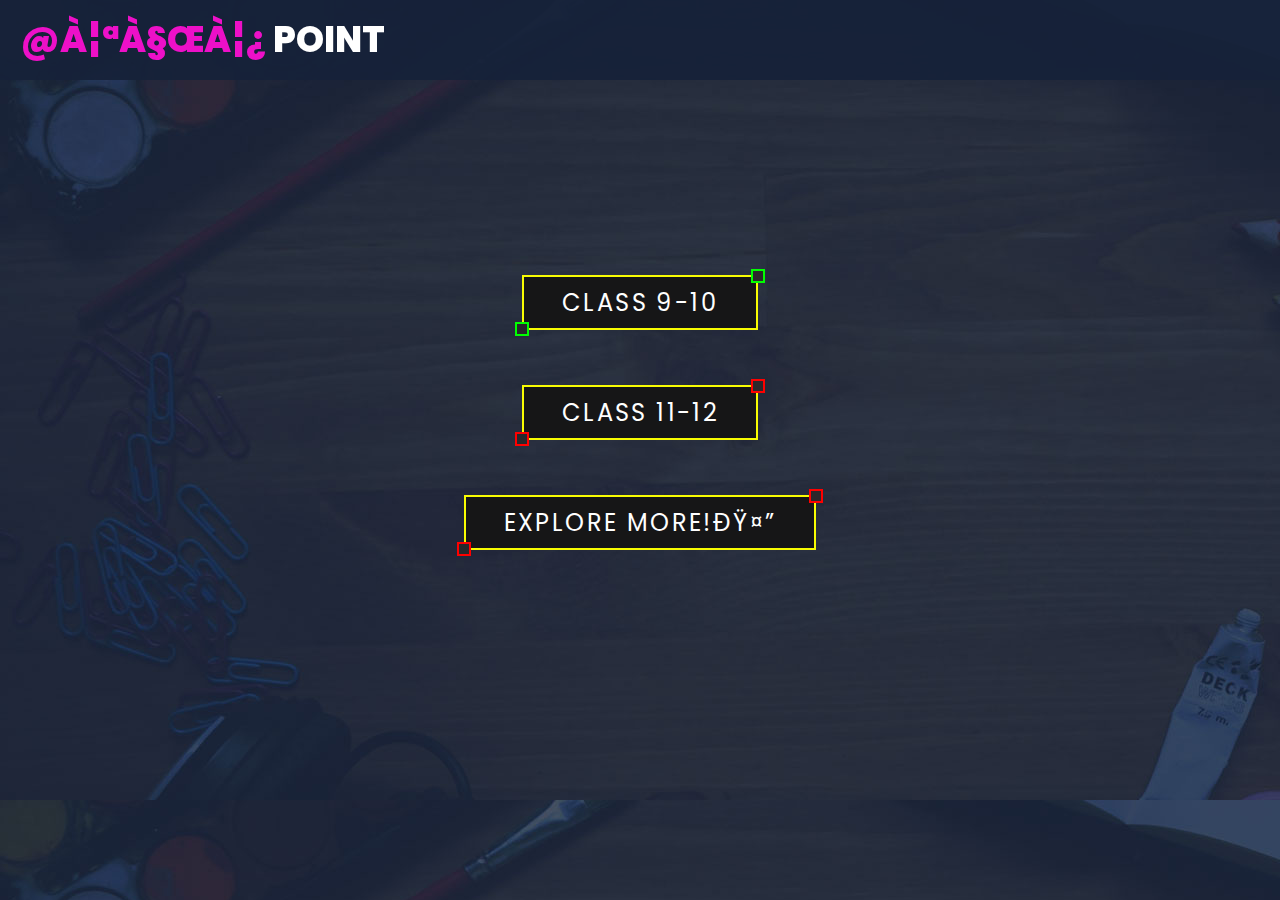
<file: index.html>
<!DOCTYPE html>
<html>
<head>
	<meta name="viewport" content="width=device-width, initial-scale=1.0">
	<title>@পড়িPOINT/Home</title>
	<title>@পড়ি POINT/Home</title>
	<link rel="stylesheet" type="text/css" href="assets/css/style1.css">
</head>
<body>
	<header class="main-header clearfix" role="header">
	<div class="logo">
	<h1><em>@পড়ি</em> Point</h1>	
	  </div>
	</header>

	<br>
	
	<br>
	
	<a href="index_Main_Class9-10" style="--clr:#00FF00"><span>Class 9-10</span><i></i></a>
	<a href="index_Main_Class11-12.html" style="--clr:#FF0000"><span>Class 11-12</span><i></i></a>
	<a href="index_ExploreMore" style="--clr:#FF0000"><span>Explore More!🤔</span><i></i></a>

<!--Start of Tawk.to Script-->
<script type="text/javascript">
	var Tawk_API=Tawk_API||{}, Tawk_LoadStart=new Date();
	(function(){
	var s1=document.createElement("script"),s0=document.getElementsByTagName("script")[0];
	s1.async=true;
	s1.src='https://embed.tawk.to/62dca41f54f06e12d88b0178/1g8mu277b';
	s1.charset='UTF-8';
	s1.setAttribute('crossorigin','*');
	s0.parentNode.insertBefore(s1,s0);
	})();
	</script>
	<!--End of Tawk.to Script-->

	<!-- <script async src="https://pagead2.googlesyndication.com/pagead/js/adsbygoogle.js?client=ca-pub-4938034475866068"
     crossorigin="anonymous"></script> -->



</body>
</html>
</file>
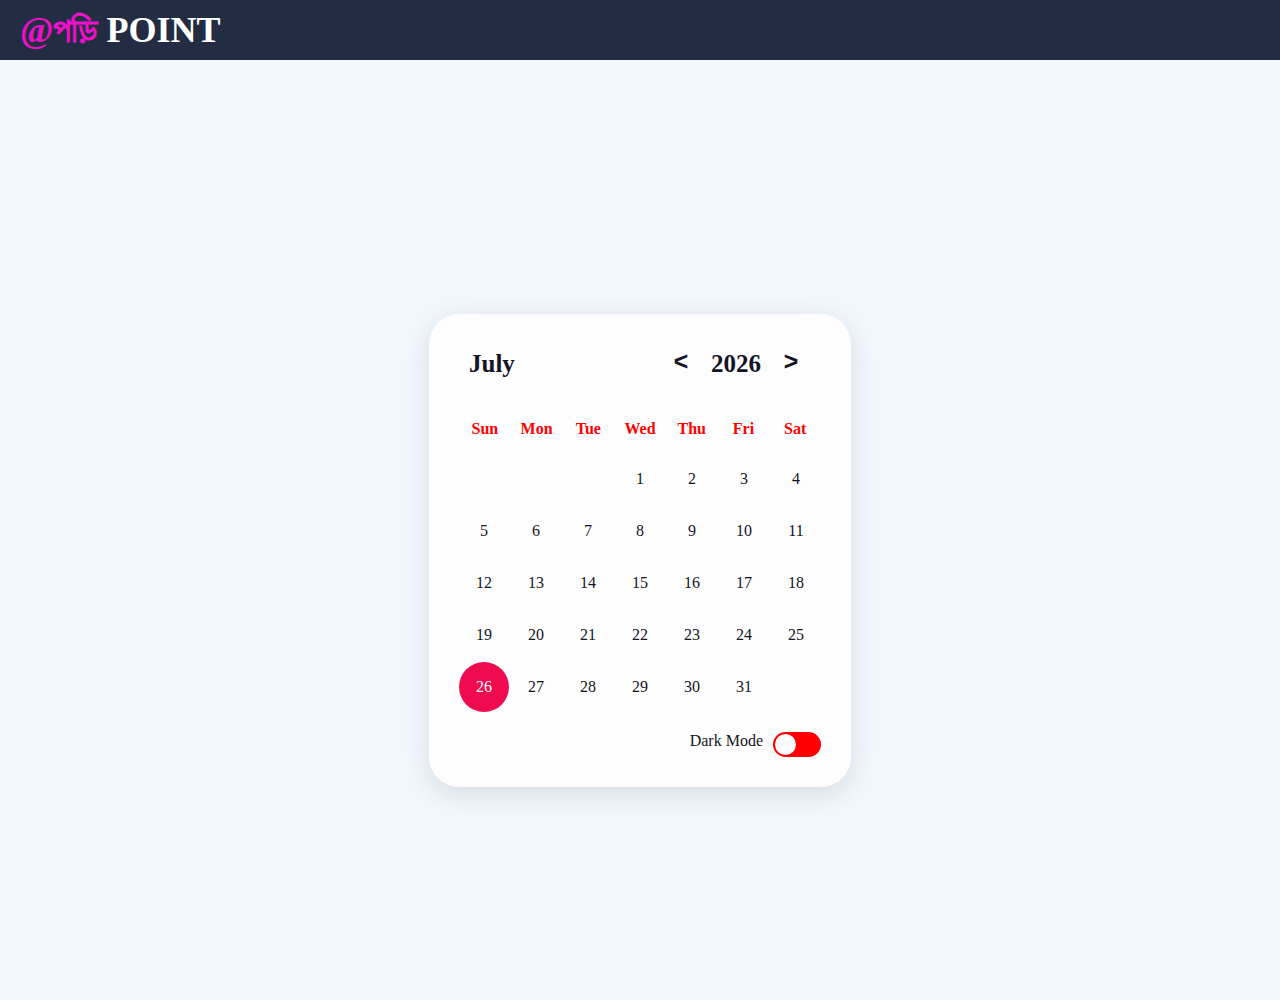
<file: index_Calender.html>
<!DOCTYPE html>
<html lang="en">

<head>
    <meta charset="UTF-8">
    <meta name="viewport" content="width=device-width, initial-scale=1.0">
    <title>
        @পড়িPOINT/Calendar
    </title>
    <link rel="stylesheet" href="app.css">
    
</head>

<body class="light">
    <header class="main-header clearfix" role="header">
        <div class="logo">
        <h1><em>@পড়ি</em> Point</h1>	
          </div>
        </header>
    
    <div class="calendar">
        <div class="calendar-header">
            <span class="month-picker" id="month-picker">February</span>
            <div class="year-picker">
                <span class="year-change" id="prev-year">
                    <pre><</pre>
                </span>
                <span id="year">2021</span>
                <span class="year-change" id="next-year">
                    <pre>></pre>
                </span>
            </div>
        </div>
        <div class="calendar-body">
            <div class="calendar-week-day">
                <div>Sun</div>
                <div>Mon</div>
                <div>Tue</div>
                <div>Wed</div>
                <div>Thu</div>
                <div>Fri</div>
                <div>Sat</div>
            </div>
            <div class="calendar-days"></div>
        </div>
        <div class="calendar-footer">
            <div class="toggle">
                <span>Dark Mode</span>
                <div class="dark-mode-switch">
                    <div class="dark-mode-switch-ident"></div>
                </div>
            </div>
        </div>
        <div class="month-list"></div>
    </div>

    <script src="app.js"></script>
</body>

</html>
</file>
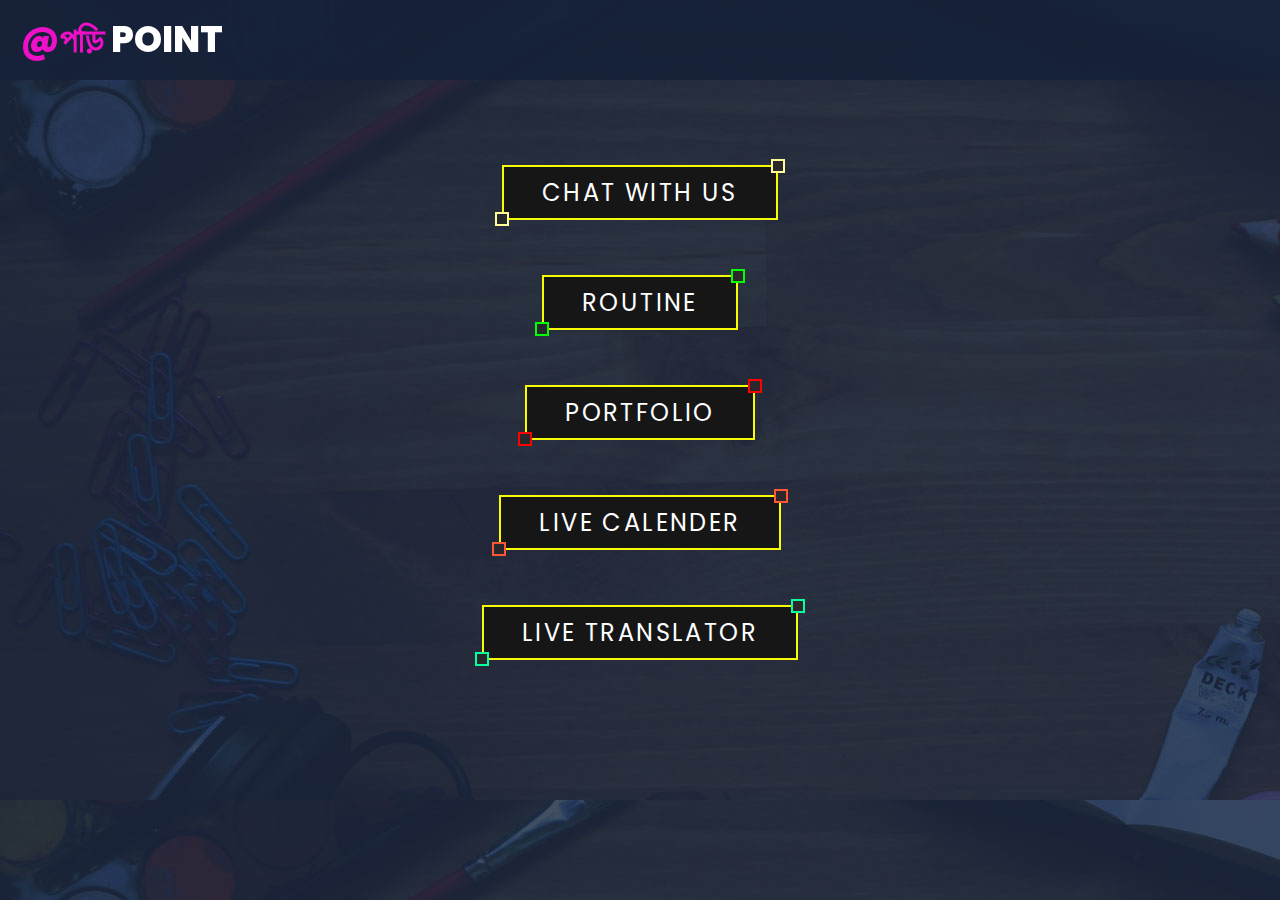
<file: index_ExploreMore.html>
<!DOCTYPE html>
<html>
<head>
	<meta name="viewport" content="width=device-width, initial-scale=1.0">
	<title>@পড়িPOINT/ExploreMore</title>
	<link rel="stylesheet" type="text/css" href="assets/css/style1.css">
</head>
<body>
	<header class="main-header clearfix" role="header">
	<div class="logo">
	<h1><em>@পড়ি</em> Point</h1>	
	  </div>
	</header>

	<br>
	
	<br>
	<a href="https://poripointchatting.000webhostapp.com/" style="--clr:#fffb96"><span>Chat with Us</span><i></i></a>
	<a href="routine/index_routine.html" style="--clr:#00FF00"><span>Routine</span><i></i></a>
	<a href="Portfolio/index_portfolio.html" style="--clr:#FF0000"><span>Portfolio</span><i></i></a>
	<a href="index_Calender" style="--clr:#FF5733 "><span>Live Calender</span><i></i></a>
	<a href="traslator/index_translator.html" style="--clr:#05ffa1"><span>Live Translator</span><i></i></a>

</body>
</html>
</file>
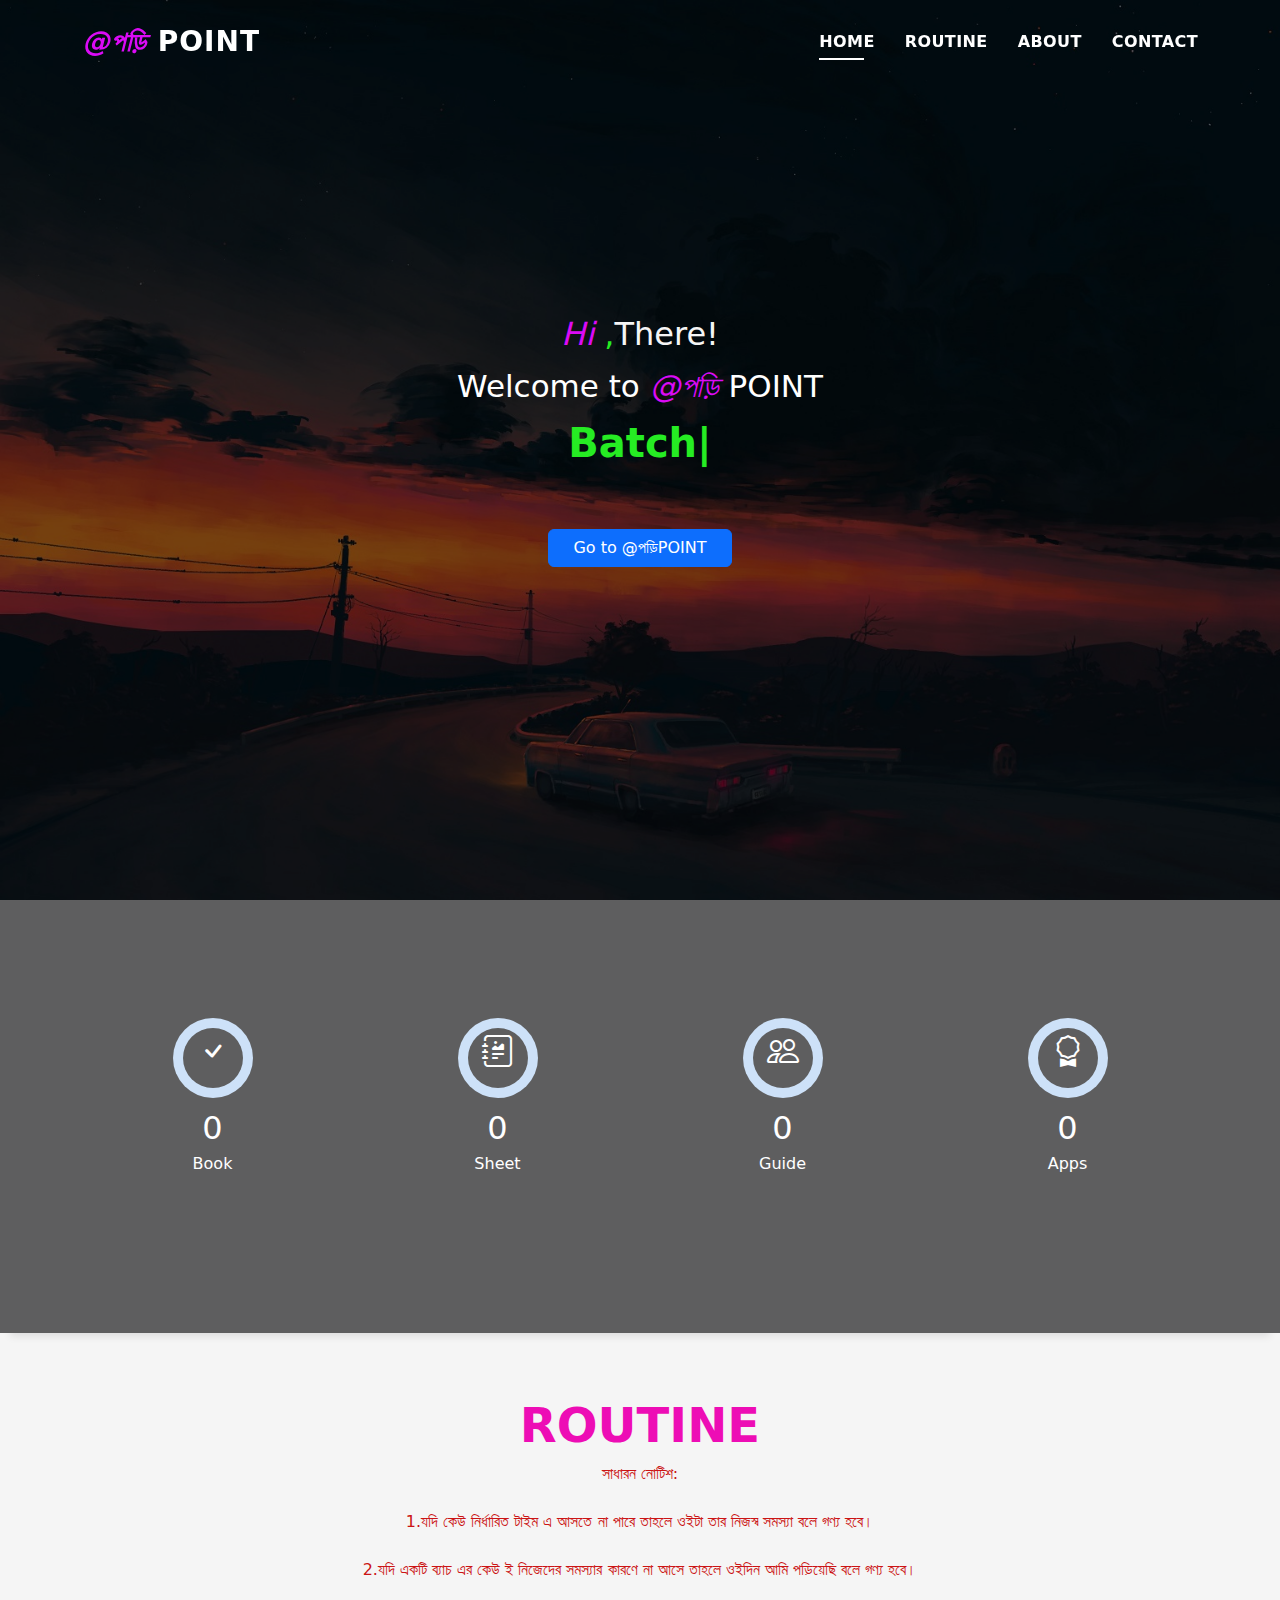
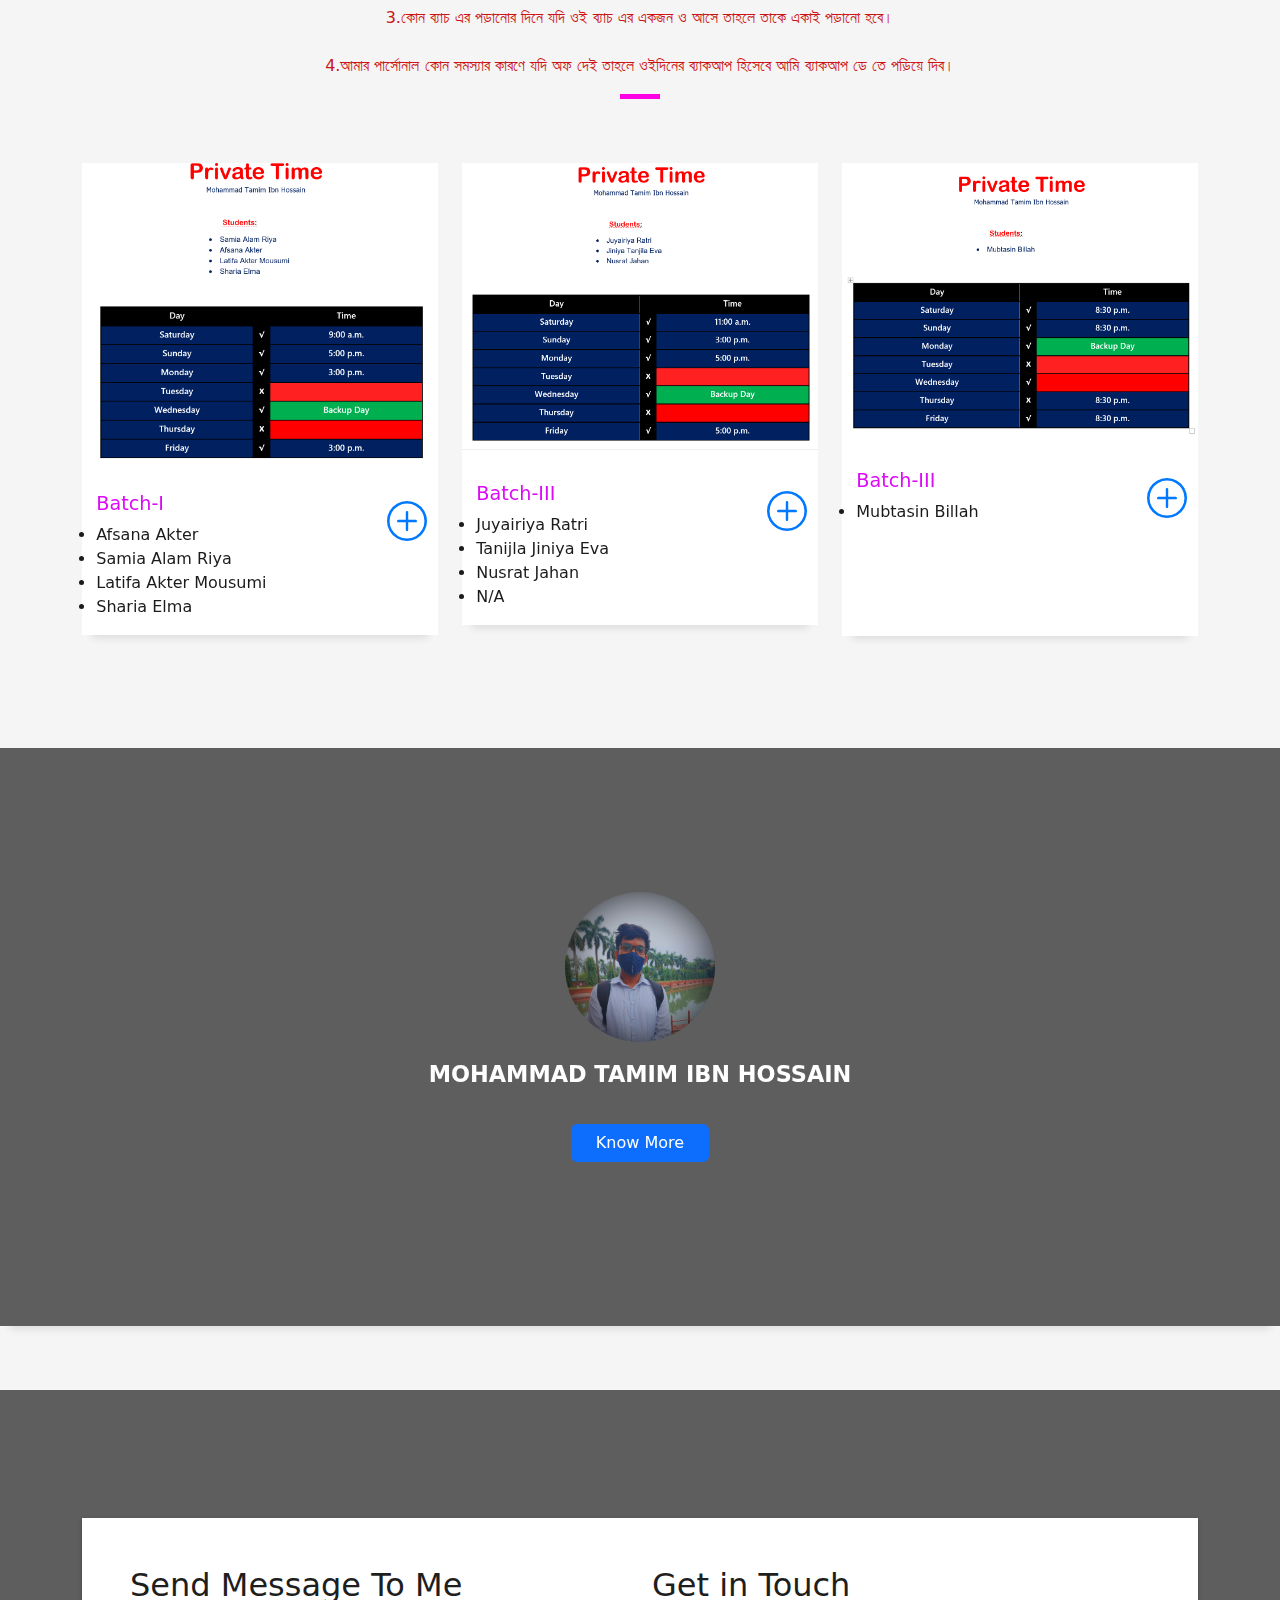
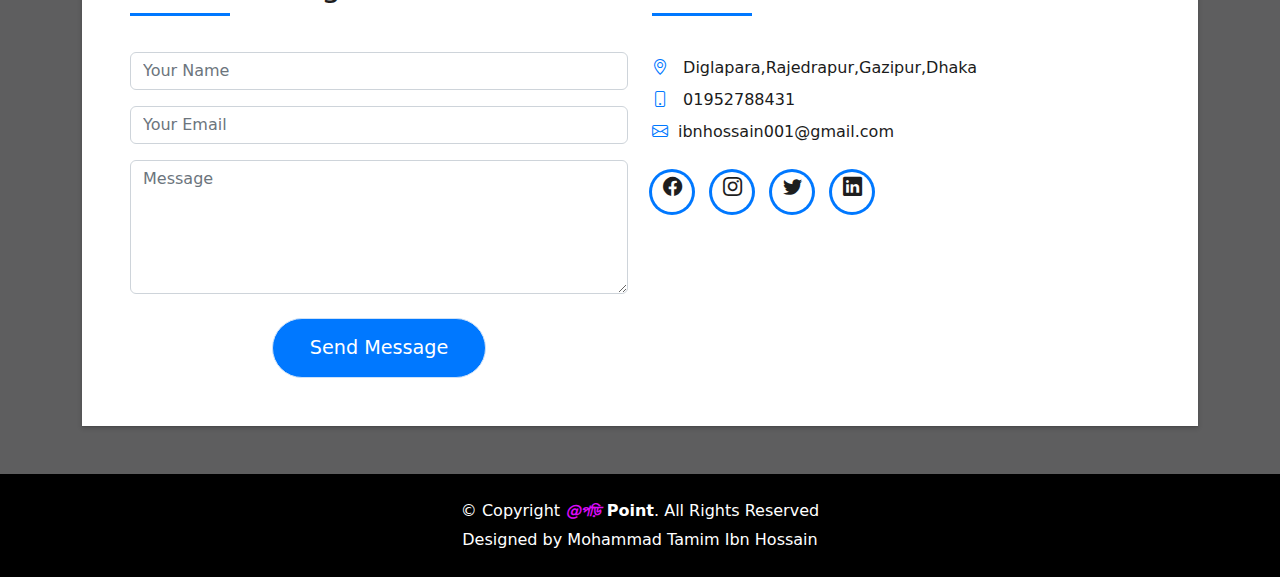
<file: routine/index_routine.html>
<!DOCTYPE html>
<html lang="en">

<head>
  <meta charset="utf-8">
  <meta content="width=device-width, initial-scale=1.0" name="viewport">

  <title>@পড়িPOINT/Routine</title>
  <meta content="" name="description">
  <meta content="" name="keywords">


 

  <link href="assets/vendor/bootstrap/css/bootstrap.min.css" rel="stylesheet">
  <link href="assets/vendor/bootstrap-icons/bootstrap-icons.css" rel="stylesheet">
  <link href="assets/vendor/glightbox/css/glightbox.min.css" rel="stylesheet">
  <link href="assets/vendor/swiper/swiper-bundle.min.css" rel="stylesheet">

  <link href="assets/css/style.css" rel="stylesheet">

 
</head>

<body>

  <!-- ======= Header ======= -->
  <header id="header" class="fixed-top">
    <div class="container d-flex align-items-center justify-content-between">

      <h1 class="logo"><a href="http://poripoint.000webhostapp.com/" target="_blank"><em>@পড়ি</em> POINT</a></h1>
      
      <nav id="navbar" class="navbar">
        <ul>
          <li><a class="nav-link scrollto active" href="#hero">Home</a></li>
           <li><a class="nav-link scrollto" href="#routine">Routine</a></li> 
           <li><a class="nav-link scrollto" href="#about">About</a></li>
          <li><a class="nav-link scrollto" href="#contact">Contact</a></li>
        </ul>
        <i class="bi bi-list mobile-nav-toggle"></i>
      </nav><!-- .navbar -->
    </div>
  </header><!-- End Header -->

  <!-- ======= Hero Section ======= -->
  <div id="hero" class="hero route bg-image" style="background-image: url(assets/img/way_maker_by_bisbiswas_dek0cq5.jpg)">
    <div class="overlay-itro"></div>
    <div class="hero-content display-table">
      <div class="table-cell">
        <div class="container">
          <p class="display-6 color-d"><em>Hi</em><em1> ,</em1>There!</p>
          <h1>Welcome to <em>@পড়ি</em> POINT </h1>
          <p class="hero-subtitle"><em1><span class="typed" data-typed-items="Batch-I,,Afsana Akter,Samia Alam Riya,Latifa Akter Mousumi,Sharia Elma,Batch-II,,Juyairiya Ratri,Tanjila Jiniya Eva,Batch-III,,Mubtasin Billah,Arafat"></span></em1></p><br>
          <p class="pt-3"><a class="btn btn-primary btn js-scroll px-4" href="http://poripoint.000webhostapp.com/" target="_blank" role="button">Go to @পড়িPOINT </a></p>
        </div>
      </div>
    </div>
  </div><!-- End Hero Section -->

  <main id="main">

   

    <!-- ======= Counter Section ======= -->
    <div class="section-counter paralax-mf bg-image" style="background-image: url(assets/img/way_maker_by_bisbiswas_dek0cq5.jpg)">
      <div class="overlay-mf"></div>
      <div class="container position-relative">
        <div class="row">
          <div class="col-sm-3 col-lg-3">
            <div class="counter-box counter-box pt-4 pt-md-0">
              <div class="counter-ico">
                <span class="ico-circle"><i class="bi bi-check"></i></span>
              </div>
              <div class="counter-num">
                <p data-purecounter-start="0" data-purecounter-end="30" data-purecounter-duration="1" class="counter purecounter"></p>
                <span class="counter-text">Book</span>
              </div>
            </div>
          </div>
          <div class="col-sm-3 col-lg-3">
            <div class="counter-box pt-4 pt-md-0">
              <div class="counter-ico">
                <span class="ico-circle"><i class="bi bi-journal-richtext"></i></span>
              </div>
              <div class="counter-num">
                <p data-purecounter-start="0" data-purecounter-end="6" data-purecounter-duration="1" class="counter purecounter"></p>
                <span class="counter-text">Sheet</span>
              </div>
            </div>
          </div>
          <div class="col-sm-3 col-lg-3">
            <div class="counter-box pt-4 pt-md-0">
              <div class="counter-ico">
                <span class="ico-circle"><i class="bi bi-people"></i></span>
              </div>
              <div class="counter-num">
                <p data-purecounter-start="0" data-purecounter-end="4" data-purecounter-duration="1" class="counter purecounter"></p>
                <span class="counter-text">Guide</span>
              </div>
            </div>
          </div>
          <div class="col-sm-3 col-lg-3">
            <div class="counter-box pt-4 pt-md-0">
              <div class="counter-ico">
                <span class="ico-circle"><i class="bi bi-award"></i></span>
              </div>
              <div class="counter-num">
                <p data-purecounter-start="0" data-purecounter-end="8" data-purecounter-duration="1" class="counter purecounter"></p>
                <span class="counter-text">Apps</span>
              </div>
            </div>
          </div>
        </div>
      </div>
    </div><!-- End Counter Section -->

    <!-- ======= Routine Section ======= -->
    <section id="routine" class="portfolio-mf sect-pt4 route " >
      <div class="container">
        <div class="row">
          <div class="col-sm-12">
            <div class="title-box text-center">
              <h3 class="title-a">
                Routine
              </h3>
              <p class="subtitle-a">
                সাধারন নোটিশ:<br><br> 
                1.যদি কেউ নির্ধারিত টাইম এ আসতে না পারে তাহলে ওইটা তার নিজস্ব সমস্যা বলে গণ্য হবে।<br><br>
                2.যদি একটি ব্যাচ এর কেউ ই নিজেদের সমস্যার কারণে না আসে তাহলে ওইদিন আমি পড়িয়েছি বলে গণ্য হবে।<br><br>
                3.কোন ব্যাচ এর পড়ানোর দিনে যদি ওই ব্যাচ এর একজন ও আসে তাহলে তাকে একাই পড়ানো হবে।<br><br>
                4.আমার পার্সোনাল কোন সমস্যার কারণে যদি অফ দেই তাহলে ওইদিনের ব্যাকআপ হিসেবে আমি ব্যাকআপ ডে তে পড়িয়ে দিব।
              </p>
              <div class="line-mf"></div>
            </div>
          </div>
        </div>
        <div class="row">
          <div class="col-md-4">
            <div class="work-box">
              <a href="assets/img/Batch_I.png" data-gallery="portfolioGallery" class="portfolio-lightbox">
                <div class="work-img">
                  <img width="960" height="600" src="assets/img/Batch_I.png" alt="" class="img-fluid">
                </div>
              </a>
              <div class="work-content">
                <div class="row">
                  <div class="col-sm-8">
                    <h2 class="w-title">Batch-I</h2>
                    
                    <li>Afsana Akter</li>
                    <li>Samia Alam Riya</li>
                    <li>Latifa Akter Mousumi</li>
                    <li>Sharia Elma</li>

                    
                    <!-- <div class="w-more">
                      <span class="w-ctegory">Web Design</span> / <span class="w-date">18 Sep. 2018</span>
                    </div> -->
                  </div>
                  <div class="col-sm-4">
                    <div class="w-like">
                      <a href="https://drive.google.com/file/d/1K0yPnhk-NPbgk37V1L9KyoCLvCqtu-RA/view?usp=sharing" target="_blank" rel="nofollow"> <span class="bi bi-plus-circle"></span></a>
                    </div>
                  </div>
                </div>
              </div>
            </div>
          </div>
          <div class="col-md-4">
            <div class="work-box">
              <a  href="assets/img/Batch_II.png" data-gallery="portfolioGallery" class="portfolio-lightbox">
                <div class="work-img">
                  <img width="960" height="600" src="assets/img/Batch_II.png" alt="" class="img-fluid">
                </div>
              </a>
              <div class="work-content">
                <div class="row">
                  <div class="col-sm-8">
                    <h2 class="w-title">Batch-III</h2>
                    
                    <li>Juyairiya Ratri</li>
                    <li>Tanijla Jiniya Eva</li>
                    <li>Nusrat Jahan</li>
                    <li>N/A</li>
                    
                    
                    
                    
                  </div>
                  <div class="col-sm-4">
                    <div class="w-like">
                      <a href="https://drive.google.com/file/d/1AGrYFge3F1LYPYzIiFo6RgZIr5Sayp4Z/view?usp=sharing" target="_blank" rel="nofollow"> <span class="bi bi-plus-circle"></span></a>
                    </div>
                  </div>
                </div>
              </div>
            </div>
          </div>
          <div class="col-md-4">
            <div class="work-box">
              <a href="assets/img/Batch_III.png" data-gallery="portfolioGallery" class="portfolio-lightbox">
                <div class="work-img">
                  <img width="960" height="610" src="assets/img/Batch_III.png" alt="" class="img-fluid">
                </div>
              </a>
              <div class="work-content">
                <div class="row">
                  <div class="col-sm-8">
                    <h2 class="w-title">Batch-III</h2>
                    <li>Mubtasin Billah</li>
                    <br>
                    <br>
                    <br>
                    <br>
                  </div>
                  <div class="col-sm-4">
                    <div class="w-like">
                      <a href="https://drive.google.com/file/d/1QXIyTXLn2bSXBIxlJT-FffptD28vHYn5/view?usp=sharing" target="_blank" rel="nofollow"> <span class="bi bi-plus-circle"></span></a>
                    </div>
                  </div>
                </div>
              </div>
            </div>
          </div>
          

        </div>
      </div>
    </section><!-- End Portfolio Section -->

    <!-- ======= Testimonials Section ======= -->
    <section id="about" class="portfolio-mf sect-pt4 route">
    <div class="testimonials paralax-mf bg-image" style="background-image: url(assets/img/vermilion_moon_by_bisbiswas_del86ml.jpg)">
      <div class="overlay-mf"></div>
      <div class="container">
        <div class="row">
          <div class="col-md-12">

            <div class="testimonials-slider swiper" data-aos="fade-up" data-aos-delay="100">
              <div class="swiper-wrapper">

                <div class="swiper-slide">
                  <div class="testimonial-box">
                    <div class="author-test">
                      <img width="150" height="150" src="assets/img/IMG_20211208_174914.jpg" alt="" class="rounded-circle b-shadow-a">
                      <span class="author">Mohammad Tamim Ibn Hossain</span>
                    </div>
                    <div class="content-test">
                      <p class="description lead">
                        <p class="pt-3"><a class="btn btn-primary btn js-scroll px-4" href="https://tamim130.github.io/Portfolio/" target="_blank" rel="nofollow">Know More</a></p>
                      </p>
                    </div>
                  </div>
                </div><!-- End testimonial item -->

                
              </div>
              <div class="swiper-pagination"></div>
            </div>

            <!-- <div id="testimonial-mf" class="owl-carousel owl-theme">
          
        </div> -->
          </div>
        </div>
      </div>
    </div><!-- End Testimonials Section -->
    </section>

    

    <!-- ======= Contact Section ======= -->
    <section id="contact" class="paralax-mf footer-paralax bg-image sect-mt4 route" style="background-image: url(assets/img/vermilion_moon_by_bisbiswas_del86ml.jpg)">
      <div class="overlay-mf"></div>
      <div class="container">
        <div class="row">
          <div class="col-sm-12">
            <div class="contact-mf">
              <div id="contact" class="box-shadow-full">
                <div class="row">
                  <div class="col-md-6">
                    <div class="title-box-2">
                      <h5 class="title-left">
                        Send Message To Me
                      </h5>
                    </div>
                    <div>
                      <form action="https://formspree.io/f/xqknrewq" method="post" role="form" >
                        <div class="row">
                          <div class="col-md-12 mb-3">
                            <div class="form-group">
                              <input type="text" name="name" class="form-control" id="name" placeholder="Your Name" required>
                            </div>
                          </div>
                          <div class="col-md-12 mb-3">
                            <div class="form-group">
                              <input type="email" class="form-control" name="email" id="email" placeholder="Your Email" required>
                            </div>
                          </div>
                          
                          <div class="col-md-12">
                            <div class="form-group">
                              <textarea class="form-control" name="message" rows="5" placeholder="Message" required></textarea>
                            </div>
                          </div>
                          
                
                          <div class="col-md-12 text-center">
                            <br>
                            <button type="submit" class="button button-a button-big button-rouded">Send Message</button>
                          </div>
                        </div>
                      </form>
                    </div>
                  </div>
                  <div class="col-md-6">
                    <div class="title-box-2 pt-4 pt-md-0">
                      <h5 class="title-left">
                        Get in Touch
                      </h5>
                    </div>
                    <div class="more-info">
                      <p class="lead">
                        
                      </p>
                      <ul class="list-ico">
                        <li><span class="bi bi-geo-alt"></span> Diglapara,Rajedrapur,Gazipur,Dhaka</li>
                        <li><span class="bi bi-phone"></span> 01952788431</li>
                        <li><span class="bi bi-envelope"></span>ibnhossain001@gmail.com</li>
                      </ul>
                    </div>
                    <div class="socials">
                      <ul>
                        <li><a href="https://www.facebook.com/profile.php?id=100006864588997" target="_blank" rel="nofollow"><span class="ico-circle"><i class="bi bi-facebook"></i></span></a></li>
                        <li><a href="https://www.instagram.com/_ibnhossain_/" target="_blank" rel="nofollow"><span class="ico-circle"><i class="bi bi-instagram"></i></span></a></li>
                        <li><a href="https://twitter.com/_IbnHossain_" target="_blank" rel="nofollow"><span class="ico-circle"><i class="bi bi-twitter"></i></span></a></li>
                        <li><a href="https://www.linkedin.com/in/mohammad-tamim-ibn-hossain-aa44b623a/" target="_blank" rel="nofollow"><span class="ico-circle"><i class="bi bi-linkedin"></i></span></a></li>
                      </ul>
                    </div>
                  </div>
                </div>
              </div>
            </div>
          </div>
        </div>
      </div>
    </section><!-- End Contact Section -->

  </main><!-- End #main -->

  <!-- ======= Footer ======= -->
  <footer>
    <div class="container">
      <div class="row">
        <div class="col-sm-12">
          <div class="copyright-box">
            <p class="copyright">&copy; Copyright <strong><em>@পড়ি</em> Point</strong>. All Rights Reserved</p>
            <div class="credits">
              Designed by <a href="">Mohammad Tamim Ibn Hossain</a>
            </div>
          </div>
        </div>
      </div>
    </div>
  </footer><!-- End  Footer -->

  <div id="preloader"></div>
  <a href="#" class="back-to-top d-flex align-items-center justify-content-center"><i class="bi bi-arrow-up-short"></i></a>

  <!-- Vendor JS Files -->
  <script src="assets/vendor/purecounter/purecounter_vanilla.js"></script>
  <script src="assets/vendor/bootstrap/js/bootstrap.bundle.min.js"></script>
  <script src="assets/vendor/glightbox/js/glightbox.min.js"></script>
  <script src="assets/vendor/swiper/swiper-bundle.min.js"></script>
  <script src="assets/vendor/typed.js/typed.min.js"></script>
  <script src="assets/vendor/php-email-form/validate.js"></script>

  <!-- Template Main JS File -->
  <script src="assets/js/main.js"></script>


<!--Start of Tawk.to Script-->
<script type="text/javascript">
	var Tawk_API=Tawk_API||{}, Tawk_LoadStart=new Date();
	(function(){
	var s1=document.createElement("script"),s0=document.getElementsByTagName("script")[0];
	s1.async=true;
	s1.src='https://embed.tawk.to/62dca41f54f06e12d88b0178/1g8mu277b';
	s1.charset='UTF-8';
	s1.setAttribute('crossorigin','*');
	s0.parentNode.insertBefore(s1,s0);
	})();
	</script>
	<!--End of Tawk.to Script-->


</body>

</html>
</file>
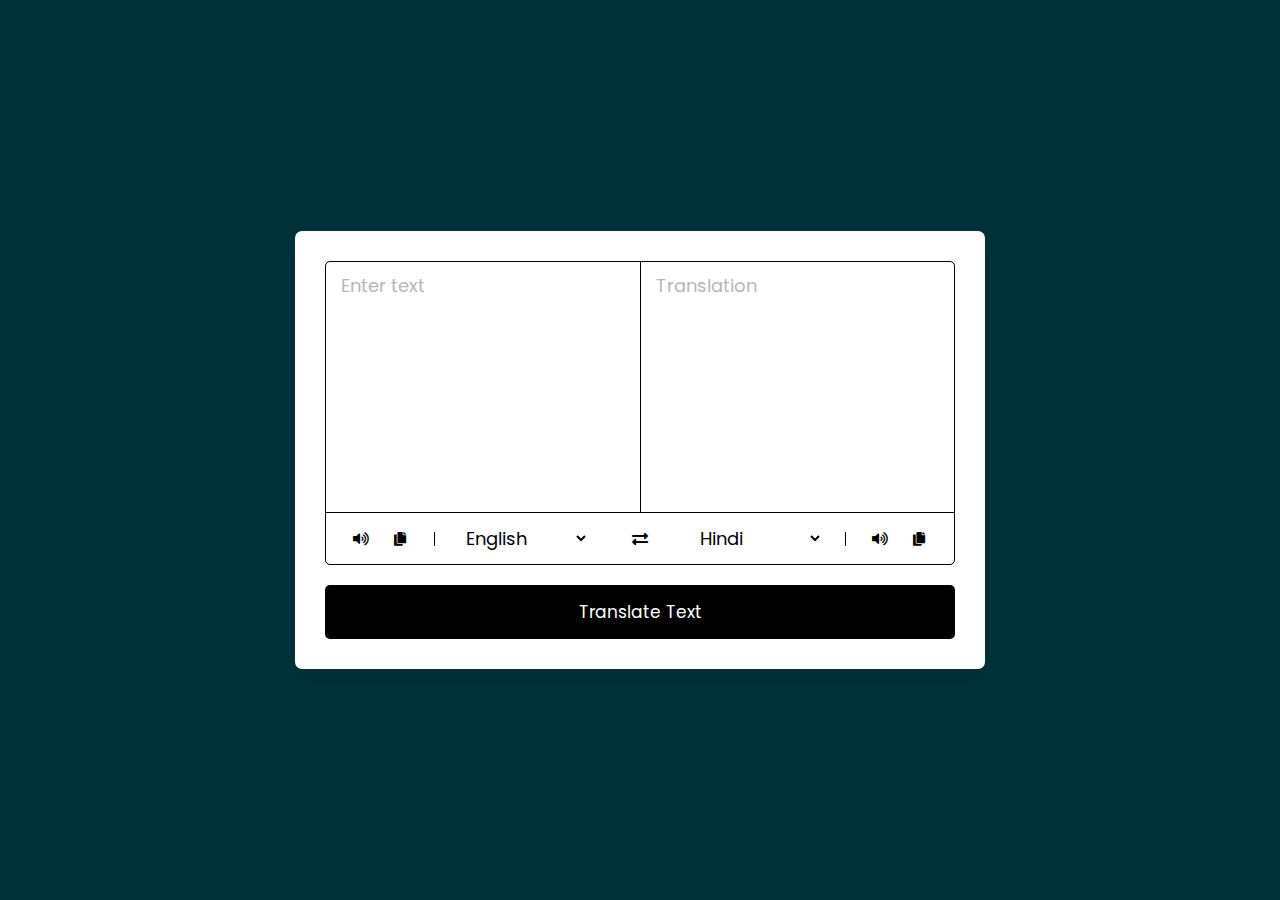
<file: traslator/index_translator.html>
<!DOCTYPE html>
<html lang="en" dir="ltr">
  <head>
    <meta charset="utf-8">  
    <title>@পড়িPOINT | Language Translator</title>
    <link rel="stylesheet" href="style.css">
    <meta name="viewport" content="width=device-width, initial-scale=1.0">
    <!-- Font Awesome CDN Link for Icons -->
    <link rel="stylesheet" href="https://cdnjs.cloudflare.com/ajax/libs/font-awesome/5.15.3/css/all.min.css"/>
  </head>
  <body>
    <div class="container">
      <div class="wrapper">
        <div class="text-input">
          <textarea spellcheck="false" class="from-text" placeholder="Enter text"></textarea>
          <textarea spellcheck="false" readonly disabled class="to-text" placeholder="Translation"></textarea>
        </div>
        <ul class="controls">
          <li class="row from">
            <div class="icons">
              <i id="from" class="fas fa-volume-up"></i>
              <i id="from" class="fas fa-copy"></i>
            </div>
            <select></select>
          </li>
          <li class="exchange"><i class="fas fa-exchange-alt"></i></li>
          <li class="row to">
            <select></select>
            <div class="icons">
              <i id="to" class="fas fa-volume-up"></i>
              <i id="to" class="fas fa-copy"></i>
            </div>
          </li>
        </ul>
      </div>
      <button>Translate Text</button>
    </div>

    <script src="js/countries.js"></script>
    <script src="js/script.js"></script>

  </body>
</html>
</file>
<file: assets/css/style1.css>
@import url('https://fonts.googleapis.com/css2?family=Poppins:wght@300;400;500;600;700;800;900&display=swap');
*
{
	margin: 0;
	padding: 0;
	box-sizing: border-box;
  font-family: 'Poppins', sans-serif;
}
body 
{
	background-image: url(../images/main-slider-03.jpg);
	display: flex;
	justify-content: center;
	align-items: center;
	min-height: 80vh;
	flex-direction: column;
	gap: 55px;
	
	/* background: #27282c; */
}
a 
{
	position: relative;
	background:rgba(251, 255, 2, 0.987);
	color: #fff;
	text-decoration: none;
	text-transform: uppercase;
	font-size: 1.5em;
	letter-spacing: 0.1em;
	font-weight: 400;
	padding: 10px 40px;
	transition: 0.5s;
	
}
a:hover 
{
	letter-spacing: 0.25em;
	background: var(--clr);
	color: var(--clr);
	box-shadow: 0 0 35px var(--clr);
}
a::before 
{
	content: '';
	position: absolute;
	inset: 2px;
	background: #161617;
}
a span 
{
	position: relative;
	z-index: 1;
}
a i 
{
	position: absolute;
	inset: 0;
	display: block;
}
a i::before 
{
	content: '';
	position: absolute;
	top: -6px;
	left: 100%;
	transform: translateX(-50%);
	width: 10px;
	height: 10px;
	background: #2c272b;
	border: 2px solid var(--clr);
	transition: 0.5s;
}
a:hover i::before 
{
	left: 0%;
	transform: translateX(-50%) rotate(45deg);
	box-shadow: 40px 39px var(--clr);
}


a i::after 
{
	content: '';
	position: absolute;
	bottom: -6px;
	left: 0;
	transform: translateX(-50%);
	width: 10px;
	height: 10px;
	background: #27282c;
	border: 2px solid var(--clr);
	transition: 0.5s;
}
a:hover i::after 
{
	left: 100%;
	transform: translateX(-50%) rotate(-45deg);
	box-shadow: 38px -39px var(--clr);
}

p{
	/* position: relative; */
	/* background: #444; */
	color: rgba(251, 255, 2, 0.987);
	/* text-decoration:underline; */
	/* -moz-text-decoration-style: wavy ; */
	/* text-transform: uppercase; */
	font-size: 4em;
	letter-spacing: 0.001em;
	font-weight: 400;
	padding: 10px 30px;
	gap: 10px;
	


}

 p em {
	font-style: normal;
	color: #ed10c8;
}
p em1 {
	font-style: normal;
	color: #ffffff;
}





@media screen and (max-width: 1050px) {
	.main-header .logo {
		padding-left: 30px!important;
	}
  
	.main-menu {
		padding-right: 30px!important;
	}
  
	.main-menu li {
		margin-left: 5px!important;
	   
	}
  }
  
  .main-header {
	  background-color: rgba(22,34,57,0.95);
	  height: 80px;
	  position: fixed;
	  z-index: 12;
	  width: 100%;
	  top: 0;
  }
  
  .main-header .logo {
	  float: left;
	  line-height: 80px;
	  padding-left: 20px;
	 
	  
  }
  
  .main-header .logo h1 {
	  font-size: 36px;
	  text-transform: uppercase;
	  font-weight: 800;
	  color: #fff;
  }
  .main-header .logo h1 em {
	  font-style: normal;
	  color: #ed10c8;
  }
  
  .main-menu {
	  float: right;
	  padding-right: 10px;
  }
  
  .main-menu li {
	  display: inline-block;
	  line-height: 79px;
	  margin-left: 2px;
	  position: relative;
  }
  
  .main-menu li:first-child {
	  margin-left: 0px;
  }
  
  .main-menu li a {
	  padding: 10px 15px;
	  font-size: 13px;
	  text-transform: uppercase;
	  letter-spacing: 0.5px;
	  font-weight: 700;
	  color: #fff;
	  border: 2px solid transparent;
	  transition: all 0.5s;
  }
  
  .main-menu li.has-submenu a:after {
	  content: '\f107';
	  font-family: "FontAwesome";
	  margin-left: 5px;
  }
  
  .main-menu li.has-submenu ul li a:after {
	  display: none;
  }
  
  .main-menu li .sub-menu {
	  position: absolute;
	  width: 160px;
	  background-color:  rgba(22,34,57,0.95);
	  opacity: 0;
	  visibility: hidden;
	  transition: all 0.5s;
  }
  
  .main-menu li:hover .sub-menu {
	  opacity: 1;
	  visibility: visible;
  }
  
  .main-menu li .sub-menu li {
	  display: block;
	  line-height: 20px;
	  margin-left: 0px;
	  margin-bottom: 15px;
	  padding-bottom: 15px;
	  border-bottom: 1px solid #080808;
  }
  
  .main-menu li .sub-menu li:first-child {
	  padding-top: 15px;
  }
  
  .main-menu li .sub-menu li:last-child {
	  margin-bottom: 0px;
	  border-bottom: none;
  }
  
  .main-menu li .sub-menu li a {
	  font-size: 12px;
	  font-weight: 500;
	  padding: 0px 15px;
	  letter-spacing: 0.5px;
	  border: none;
	  transition: all 0.5s;
  }
  
  .main-menu li .sub-menu li a:hover {
	  color: #eb0dbf;
	  border: none;
  }
  
  .main-nav li:hover a,
  .main-nav li.active a {
	  border: 2px solid #ea0ccd;
  }
  
  @media (max-width: 950px) {
	.main-nav li:hover a,
	.main-nav li.active a {
	  border: 2px solid transparent;
	  border-bottom: 1px solid rgba(250,250,250,0.25);
	}
  }
</file>
<file: app.css>
:root {
    --dark-body: #4d4c5a;
    --dark-main: #141529;
    --dark-second: #79788c;
    --dark-hover: #323048;
    --dark-text: #f8fbff;
    --light-body: #f3f8fe;
    --light-main: #fdfdfd;
    --light-second: #ff0000;
    --light-hover: #edf0f5;
    --light-text: #151426;

    --blue: #f00a4f;
    --white: #fff;

    --shadow: rgba(100, 100, 111, 0.2) 0px 7px 29px 0px;

    --font-family: cursive;
}

.dark {
    --bg-body: var(--dark-body);
    --bg-main: var(--dark-main);
    --bg-second: var(--dark-second);
    --color-hover: var(--dark-hover);
    --color-txt: var(--dark-text);
}

.light {
    --bg-body: var(--light-body);
    --bg-main: var(--light-main);
    --bg-second: var(--light-second);
    --color-hover: var(--light-hover);
    --color-txt: var(--light-text);
}

* {
    padding: 0;
    margin: 0;
    box-sizing: border-box;
}


.main-header {
    background-color: rgba(22,34,57,0.95);
    height: 60px;
    position:absolute;
    z-index: 12;
    width: 100%;
    top: 0;
}

.main-header .logo {
    float: left;
    line-height: 60px;
    padding-left: 20px;  
}

.main-header .logo h1 {
    font-size: 36px;
    text-transform: uppercase;
    font-weight: 800;
    color: #fff;
}
.main-header .logo h1 em {
    font-style: normal;
    color: #ed10c8;
}


html,
body {
    height: 100vh;
    display: grid;
    place-items: center;
    margin-top: 50px;
    font-family: var(--font-family);
    background-color: var(--bg-body);
}

.calendar {
    height: max-content;
    width: max-content;
    background-color: var(--bg-main);
    border-radius: 30px;
    padding: 20px;
    position: relative;
    overflow: hidden;
    /* transform: scale(1.25); */
}

.light .calendar {
    box-shadow: var(--shadow);
}

.calendar-header {
    display: flex;
    justify-content: space-between;
    align-items: center;
    font-size: 25px;
    font-weight: 600;
    color: var(--color-txt);
    padding: 10px;
}

.calendar-body {
    padding: 10px;
}

.calendar-week-day {
    height: 50px;
    display: grid;
    grid-template-columns: repeat(7, 1fr);
    font-weight: 600;
}

.calendar-week-day div {
    display: grid;
    place-items: center;
    color: var(--bg-second);
}

.calendar-days {
    display: grid;
    grid-template-columns: repeat(7, 1fr);
    gap: 2px;
    color: var(--color-txt);
}

.calendar-days div {
    width: 50px;
    height: 50px;
    display: flex;
    align-items: center;
    justify-content: center;
    padding: 5px;
    position: relative;
    cursor: pointer;
    animation: to-top 1s forwards;
    /* border-radius: 50%; */
}

.calendar-days div span {
    position: absolute;
}

.calendar-days div:hover span {
    transition: width 0.2s ease-in-out, height 0.2s ease-in-out;
}

.calendar-days div span:nth-child(1),
.calendar-days div span:nth-child(3) {
    width: 2px;
    height: 0;
    background-color: var(--color-txt);
}

.calendar-days div:hover span:nth-child(1),
.calendar-days div:hover span:nth-child(3) {
    height: 100%;
}

.calendar-days div span:nth-child(1) {
    bottom: 0;
    left: 0;
}

.calendar-days div span:nth-child(3) {
    top: 0;
    right: 0;
}

.calendar-days div span:nth-child(2),
.calendar-days div span:nth-child(4) {
    width: 0;
    height: 2px;
    background-color: var(--color-txt);
}

.calendar-days div:hover span:nth-child(2),
.calendar-days div:hover span:nth-child(4) {
    width: 100%;
}

.calendar-days div span:nth-child(2) {
    top: 0;
    left: 0;
}

.calendar-days div span:nth-child(4) {
    bottom: 0;
    right: 0;
}

.calendar-days div:hover span:nth-child(2) {
    transition-delay: 0.2s;
}

.calendar-days div:hover span:nth-child(3) {
    transition-delay: 0.4s;
}

.calendar-days div:hover span:nth-child(4) {
    transition-delay: 0.6s;
}

.calendar-days div.curr-date,
.calendar-days div.curr-date:hover {
    background-color: var(--blue);
    color: var(--white);
    border-radius: 50%;
}

.calendar-days div.curr-date span {
    display: none;
}

.month-picker {
    padding: 5px 10px;
    border-radius: 10px;
    cursor: pointer;
}

.month-picker:hover {
    background-color: var(--color-hover);
}

.year-picker {
    display: flex;
    align-items: center;
}

.year-change {
    height: 40px;
    width: 40px;
    border-radius: 50%;
    display: grid;
    place-items: center;
    margin: 0 10px;
    cursor: pointer;
}

.year-change:hover {
    background-color: var(--color-hover);
}

.calendar-footer {
    padding: 10px;
    display: flex;
    justify-content: flex-end;
    align-items: center;
}

.toggle {
    display: flex;
}

.toggle span {
    margin-right: 10px;
    color: var(--color-txt);
}

.dark-mode-switch {
    position: relative;
    width: 48px;
    height: 25px;
    border-radius: 14px;
    background-color: var(--bg-second);
    cursor: pointer;
}

.dark-mode-switch-ident {
    width: 21px;
    height: 21px;
    border-radius: 50%;
    background-color: var(--bg-main);
    position: absolute;
    top: 2px;
    left: 2px;
    transition: left 0.2s ease-in-out;
}

.dark .dark-mode-switch .dark-mode-switch-ident {
    top: 2px;
    left: calc(2px + 50%);
}

.month-list {
    position: absolute;
    width: 100%;
    height: 100%;
    top: 0;
    left: 0;
    background-color: var(--bg-main);
    padding: 20px;
    grid-template-columns: repeat(3, auto);
    gap: 5px;
    display: grid;
    transform: scale(1.5);
    visibility: hidden;
    pointer-events: none;
}

.month-list.show {
    transform: scale(1);
    visibility: visible;
    pointer-events: visible;
    transition: all 0.2s ease-in-out;
}

.month-list > div {
    display: grid;
    place-items: center;
}

.month-list > div > div {
    width: 100%;
    padding: 5px 20px;
    border-radius: 10px;
    text-align: center;
    cursor: pointer;
    color: var(--color-txt);
}

.month-list > div > div:hover {
    background-color: var(--color-hover);
}

@keyframes to-top {
    0% {
        transform: translateY(100%);
        opacity: 0;
    }
    100% {
        transform: translateY(0);
        opacity: 1;
    }
}
</file>
<file: routine/assets/css/style.css>
em{
  color:rgb(219, 11, 246);


}

em1{

  color:rgb(38, 236, 35);
}

a1{

  color:#1B1B1B;
}
p1{

  color:#1B1B1B;
  
}


body {
  background-color: #f5f5f5;
  color: #4e4e4e;
}

h1{
  color: white;
  font-size:31px;
}
h2,
h3,
h4,
h5,
h6 {
  color: #1e1e1e;
}

a {
  color: #1e1e1e;
  text-decoration: none;
  transition: all 0.5s ease-in-out;
}

a:hover {
  color: #0078ff;
  text-decoration: none;
  transition: all 0.5s ease-in-out;
}

.p-r {
  position: relative;
}

.color-a {
  text-decoration: none;
  color: #0078ff;
}

.color-d {
  color: #f5f5f5;
}

.color-text-a {
  text-decoration: none;
  color: #4e4e4e;
}

.box-shadow,
.card-blog,
.work-box,
.service-box,
.paralax-mf {
  box-shadow: 0 13px 8px -10px rgba(0, 0, 0, 0.1);
}

.box-shadow-a,
.button:hover {
  text-decoration: none;
  box-shadow: 0 0 0 4px #cde1f8;
}

.display-5 {
  font-size: 2.5rem;
  font-weight: 300;
  line-height: 1.1;
}

.display-6 {
  font-size: 2rem;
  font-weight: 300;
  line-height: 1.1;
}

.avatar {
  width: 32px;
  height: 32px;
  margin-right: 4px;
  overflow: hidden;
}

.bg-image {
  background-repeat: no-repeat;
  background-attachment: fixed;
  background-size: cover;
  background-position: center center;
}

@media (max-width: 1024px) {
  .bg-image {
    background-attachment: scroll;
  }
}

.overlay-mf {
  background-color: #1e1e1f;
}

.overlay-mf {
  position: absolute;
  top: 0;
  left: 0px;
  padding: 0;
  height: 100%;
  width: 100%;
  opacity: 0.7;
}

.paralax-mf {
  position: relative;
  padding: 8rem 0;
}

.display-table {
  width: 100%;
  height: 100%;
  display: table;
}

.table-cell {
  display: table-cell;
  vertical-align: middle;
}

/*--/ Sections /--*/
.sect-4 {
  padding: 4rem 0;
}

.sect-pt4 {
  padding-top: 4rem;
}

.sect-mt4 {
  margin-top: 4rem;
}

/*--/ Title s /--*/
.title-s {
  font-weight: 600;
  color: #1e1e1e;
  font-size: 1.1rem;
}

/*--/ Title A /--*/
.title-box {
  margin-bottom: 4rem;
}

.title-a {
  text-decoration: none;
  font-size: 3rem;
  font-weight: bold;
  text-transform: uppercase;
  color:#ed0db5
}

.subtitle-a {
  text-decoration: none;
  color: #cb1414;
}

.line-mf {
  width: 40px;
  height: 5px;
  background-color: #ff00e6;
  margin: 0 auto;
}
li{

  color:#1B1B1B
}

/*--/ Title Left /--*/
.title-box-2 {
  margin-bottom: 3rem;
}

.title-left {
  font-size: 2rem;
  position: relative;
}

.title-left:before {
  content: "";
  position: absolute;
  height: 3px;
  background-color: #0078ff;
  width: 100px;
  bottom: -12px;
}

/*------/ Box /------*/
.box-pl2 {
  padding-left: 2rem;
}

.box-shadow-full {
  padding: 3rem 1.25rem;
  position: relative;
  background-color: #fff;
  margin-bottom: 3rem;
  z-index: 2;
  box-shadow: 0 1px 1px 0 rgba(0, 0, 0, 0.06), 0 2px 5px 0 rgba(0, 0, 0, 0.2);
}

@media (min-width: 768px) {
  .box-shadow-full {
    padding: 3rem;
  }
}

/*------/ Socials /------*/
.socials {
  padding: 1.5rem 0;
}

.socials ul li {
  display: inline-block;
}

.socials .ico-circle {
  height: 40px;
  width: 40px;
  font-size: 1.2rem;
  border-radius: 50%;
  line-height: 1.6;
  margin: 0 15px 0 0;
  box-shadow: 0 0 0 3px #0078ff;
  transition: all 500ms ease;
}

.socials .ico-circle:hover {
  background-color: #0078ff;
  color: #fff;
  box-shadow: 0 0 0 3px #cde1f8;
  transition: all 500ms ease;
}

/*------/ Ul resect /------*/
.ul-resect,
.widget-tags ul,
.widget-sidebar .list-sidebar,
.box-comments .list-comments,
.blog-wrapper .post-meta ul,
.list-ico,
.socials ul {
  list-style: none;
  padding-left: 0;
  margin-bottom: 0;
}

.list-ico {
  line-height: 2;
}

.list-ico span {
  color: #0078ff;
  margin-right: 10px;
}

/*------/ Ico Circle /------*/
.ico-circle {
  height: 100px;
  width: 100px;
  font-size: 2rem;
  border-radius: 50%;
  line-height: 1.55;
  margin: 0 auto;
  text-align: center;
  box-shadow: 0 0 0 10px #0078ff;
  display: block;
}

/*------/ Owl Carousel /------*/
.owl-theme .owl-dots {
  text-align: center;
  margin-top: 18px;
}

.owl-theme .owl-dots .owl-dot {
  display: inline-block;
}

.owl-theme .owl-dots .owl-dot span {
  width: 18px;
  height: 7px;
  margin: 5px 5px;
  background: #cde1f8;
  border: 0px solid #cde1f8;
  display: block;
  transition: all 0.6s ease-in-out;
  cursor: pointer;
}

.owl-theme .owl-dots .owl-dot:hover span {
  background-color: #cde1f8;
}

.owl-theme .owl-dots .owl-dot.active span {
  background-color: #1B1B1B;
  width: 25px;
}

/*--/ Scrolltop s /--*/
.scrolltop-mf {
  position: relative;
  display: none;
}

.scrolltop-mf span {
  z-index: 999;
  position: fixed;
  width: 42px;
  height: 42px;
  background-color: #0078ff;
  opacity: 0.7;
  font-size: 1.6rem;
  line-height: 1.5;
  text-align: center;
  color: #fff;
  top: auto;
  left: auto;
  right: 30px;
  bottom: 50px;
  cursor: pointer;
  border-radius: 50%;
}

/*--------------------------------------------------------------
# Back to top button
--------------------------------------------------------------*/
.back-to-top {
  position: fixed;
  visibility: hidden;
  opacity: 0;
  right: 15px;
  bottom: 15px;
  z-index: 996;
  background: #0078ff;
  width: 40px;
  height: 40px;
  border-radius: 50px;
  transition: all 0.4s;
}

.back-to-top i {
  font-size: 28px;
  color: #fff;
  line-height: 0;
}

.back-to-top:hover {
  background: #298eff;
  color: #fff;
}

.back-to-top.active {
  visibility: visible;
  opacity: 1;
}

/*------/ Prelaoder /------*/
#preloader {
  position: fixed;
  top: 0;
  left: 0;
  right: 0;
  bottom: 0;
  z-index: 9999;
  overflow: hidden;
  background: rgb(0, 0, 0);
}

#preloader:before {
  content: "";
  position: fixed;
  top: calc(50% - 30px);
  left: calc(50% - 30px);
  border: 6px solid #f2f2f2;
  border-top: 6px solid #dd00ff;
  border-radius: 50%;
  width: 60px;
  height: 60px;
  -webkit-animation: animate-preloader 1s linear infinite;
  animation: animate-preloader 1s linear infinite;
}

@-webkit-keyframes animate-preloader {
  0% {
    transform: rotate(0deg);
  }

  100% {
    transform: rotate(360deg);
  }
}

@keyframes animate-preloader {
  0% {
    transform: rotate(0deg);
  }

  100% {
    transform: rotate(360deg);
  }
}

/*------/ Button /------*/
.button {
  display: inline-block;
  padding: 0.3rem 0.6rem;
  text-align: center;
  vertical-align: middle;
  -webkit-user-select: none;
  -moz-user-select: none;
  user-select: none;
  font-size: 1rem;
  border-radius: 0.3rem;
  border: 1px solid transparent;
  transition: all 500ms ease;
  cursor: pointer;
}

.button:focus {
  outline: 0;
}

.button:hover {
  background-color: #0062d3;
  color: #fff;
  transition: all 500ms ease;
}

.button-a {
  text-decoration: none;
  background-color: #0078ff;
  color: #fff;
  border-color: #cde1f8;
}

.button-big {
  padding: 0.9rem 2.3rem;
  font-size: 1.2rem;
}

.button-rouded {
  border-radius: 5rem;
}

.btn-lg {
  padding: 0.5rem 1rem;
  font-size: 1.25rem;
  line-height: 1.5;
  border-radius: 0.3rem;
}

/*--------------------------------------------------------------
# Header
--------------------------------------------------------------*/
#header {
  transition: all 0.5s;
  z-index: 997;
  padding: 20px 0;
}

#header .logo {
  font-size: 28px;
  margin: 0;
  padding: 0;
  font-weight: 600;
  letter-spacing: 1px;
}

#header .logo a {
  color: #fff;
}

#header .logo img {
  max-height: 40px;
}

#header.header-scrolled {
  background: rgba(0, 0, 0, 0.9);
  padding: 12px 0;
}

/*--------------------------------------------------------------
# Navigation Menu
--------------------------------------------------------------*/
/**
* Desktop Navigation 
*/
.navbar {
  padding: 0;
}

.navbar ul {
  margin: 0;
  padding: 0;
  display: flex;
  list-style: none;
  align-items: center;
}

.navbar li {
  position: relative;
}

.navbar>ul>li {
  white-space: nowrap;
  padding: 10px 0 10px 30px;
}

.navbar a,
.navbar a:focus {
  display: flex;
  align-items: center;
  justify-content: space-between;
  color: #fff;
  font-size: 16px;
  font-weight: 600;
  padding: 0;
  white-space: nowrap;
  transition: 0.3s;
  letter-spacing: 0.4px;
  position: relative;
  text-transform: uppercase;
}

.navbar a i,
.navbar a:focus i {
  font-size: 12px;
  line-height: 0;
  margin-left: 5px;
}

.navbar>ul>li>a:before {
  content: "";
  position: absolute;
  width: 100%;
  height: 2px;
  bottom: -6px;
  left: 0;
  width: 0;
  background-color: #fff;
  visibility: hidden;
  transition: all 0.3s ease-in-out 0s;
}

.navbar a:hover:before,
.navbar li:hover>a:before,
.navbar .active:before {
  visibility: visible;
  width: 80%;
}

.navbar a:hover,
.navbar .active,
.navbar .active:focus,
.navbar li:hover>a {
  color: #fff;
}

.navbar .dropdown ul {
  display: block;
  position: absolute;
  left: 30px;
  top: calc(100% + 30px);
  margin: 0;
  padding: 10px 0;
  z-index: 99;
  opacity: 0;
  visibility: hidden;
  background: #fff;
  box-shadow: 0px 0px 30px rgba(127, 137, 161, 0.25);
  transition: 0.3s;
}

.navbar .dropdown ul li {
  min-width: 200px;
}

.navbar .dropdown ul a {
  padding: 10px 20px;
  font-size: 14px;
  text-transform: none;
  color: #4e4e4e;
}

.navbar .dropdown ul a i {
  font-size: 12px;
}

.navbar .dropdown ul a:hover,
.navbar .dropdown ul .active:hover,
.navbar .dropdown ul li:hover>a {
  color: #0078ff;
}

.navbar .dropdown:hover>ul {
  opacity: 1;
  top: 100%;
  visibility: visible;
}

.navbar .dropdown .dropdown ul {
  top: 0;
  left: calc(100% - 30px);
  visibility: hidden;
}

.navbar .dropdown .dropdown:hover>ul {
  opacity: 1;
  top: 0;
  left: 100%;
  visibility: visible;
}

@media (max-width: 1366px) {
  .navbar .dropdown .dropdown ul {
    left: -90%;
  }

  .navbar .dropdown .dropdown:hover>ul {
    left: -100%;
  }
}

/**
* Mobile Navigation 
*/
.mobile-nav-toggle {
  color: #fff;
  font-size: 28px;
  cursor: pointer;
  display: none;
  line-height: 0;
  transition: 0.5s;
}

@media (max-width: 991px) {
  .mobile-nav-toggle {
    display: block;
  }

  .navbar ul {
    display: none;
  }
}

.navbar-mobile {
  position: fixed;
  overflow: hidden;
  top: 0;
  right: 0;
  left: 0;
  bottom: 0;
  background: rgba(78, 78, 78, 0.9);
  transition: 0.3s;
  z-index: 999;
}

.navbar-mobile .mobile-nav-toggle {
  position: absolute;
  top: 15px;
  right: 15px;
}

.navbar-mobile ul {
  display: block;
  position: absolute;
  top: 55px;
  right: 15px;
  bottom: 15px;
  left: 15px;
  padding: 10px 0;
  background-color: #fff;
  overflow-y: auto;
  transition: 0.3s;
}

.navbar-mobile>ul>li {
  padding: 0;
}

.navbar-mobile a:hover:before,
.navbar-mobile li:hover>a:before,
.navbar-mobile .active:before {
  visibility: hidden;
}

.navbar-mobile a,
.navbar-mobile a:focus {
  padding: 10px 20px;
  font-size: 15px;
  color: #4e4e4e;
}

.navbar-mobile a:hover,
.navbar-mobile .active,
.navbar-mobile li:hover>a {
  color: #0078ff;
}

.navbar-mobile .getstarted,
.navbar-mobile .getstarted:focus {
  margin: 15px;
}

.navbar-mobile .dropdown ul {
  position: static;
  display: none;
  margin: 10px 20px;
  padding: 10px 0;
  z-index: 99;
  opacity: 1;
  visibility: visible;
  background: #fff;
  box-shadow: 0px 0px 30px rgba(127, 137, 161, 0.25);
}

.navbar-mobile .dropdown ul li {
  min-width: 200px;
}

.navbar-mobile .dropdown ul a {
  padding: 10px 20px;
}

.navbar-mobile .dropdown ul a i {
  font-size: 12px;
}

.navbar-mobile .dropdown ul a:hover,
.navbar-mobile .dropdown ul .active:hover,
.navbar-mobile .dropdown ul li:hover>a {
  color: #0078ff;
}

.navbar-mobile .dropdown>.dropdown-active {
  display: block;
}

/*--------------------------------------------------------------
# Hero Section
--------------------------------------------------------------*/
.hero {
  height: 100vh;
  position: relative;
  color: #fff;
}

.hero .hero-content {
  text-align: center;
  position: absolute;
}

.hero .overlay-itro {
  background-color: rgba(0, 0, 0, 0.6);
  position: absolute;
  top: 0;
  left: 0px;
  padding: 0;
  height: 100%;
  width: 100%;
  opacity: 0.9;
}

.hero .hero-title {
  color: #fff;
  font-weight: 600;
  font-size: 3rem;
}

@media (min-width: 768px) {
  .hero .hero-title {
    font-size: 4.5rem;
  }
}

.hero .hero-subtitle {
  font-size: 1.5rem;
  font-weight: 600;
}

@media (min-width: 768px) {
  .hero .hero-subtitle {
    font-size: 2.5rem;
  }
}

.hero .text-slider-items {
  display: none;
}

.hero-single {
  height: 350px;
}

.hero-single .hero-content {
  margin-top: 30px;
}

.hero-single .hero-title {
  text-transform: uppercase;
  font-size: 3rem;
}

@media (min-width: 768px) {
  .hero-single .hero-title {
    font-size: 3.5rem;
  }
}

.hero-single .breadcrumb {
  background-color: transparent;
  color: #0078ff;
}

.hero-single .breadcrumb .breadcrumb-item:before {
  color: #cde1f8;
}

.hero-single .breadcrumb .breadcrumb-item.active {
  color: #cde1f8;
}

.hero-single .breadcrumb a {
  color: #fff;
}

/*--------------------------------------------------------------
# About
--------------------------------------------------------------*/
.about-mf .box-shadow-full {
  padding-top: 4rem;
  padding-bottom: 4rem;
}

.about-mf .about-img {
  margin-bottom: 2rem;
}

.about-mf .about-img img {
  margin-left: 10px;
}

@media (min-width: 767px) {
  .about-mf .box-pl2 {
    margin-top: 3rem;
    padding-left: 0rem;
  }
}

.skill-mf span {
  color: #4e4e4e;
}

.skill-mf .progress {
  background-color: #cde1f8;
  margin: 0.5rem 0 1.2rem 0;
  border-radius: 0;
  height: 0.7rem;
}

.skill-mf .progress .progress-bar {
  height: 0.7rem;
  background-color: #0078ff;
}

/*--------------------------------------------------------------
# Services
--------------------------------------------------------------*/
.service-box {
  background-color: #fff;
  padding: 2.5rem 1.3rem;
  border-radius: 1rem;
  margin-bottom: 3rem;
  text-align: center;
}

.service-box:hover .ico-circle {
  transition: all 500ms ease;
  color: #fff;
  background-color: #0078ff;
  box-shadow: 0 0 0 10px #cde1f8;
}

.service-box .service-ico {
  margin-bottom: 1rem;
  color: #1e1e1e;
}

.service-box .ico-circle {
  transition: all 500ms ease;
  display: inline-flex;
  align-items: center;
  justify-content: center;
}

.service-box .ico-circle i {
  line-height: 0;
  font-size: 40px;
}

.service-box .s-title {
  font-size: 1.4rem;
  text-transform: uppercase;
  text-align: center;
  padding: 0.4rem 0;
}

.service-box .s-description {
  color: #4e4e4e;
}

/*--------------------------------------------------------------
# Counter
--------------------------------------------------------------*/
.counter-box {
  color: #fff;
  text-align: center;
}

@media (min-width: 577px) {
  .counter-box {
    margin-bottom: 1.8rem;
  }
}

.counter-ico {
  margin-bottom: 1rem;
}

.counter-ico .ico-circle {
  height: 60px;
  width: 60px;
  line-height: 1.5;
  box-shadow: 0 0 0 10px #cde1f8;
}

.counter-num .counter {
  font-size: 2rem;
  margin-bottom: 0;
}

/*--------------------------------------------------------------
# Portfolio
--------------------------------------------------------------*/
.work-box {
  margin-bottom: 3rem;
  -webkit-backface-visibility: hidden;
  backface-visibility: hidden;
  background-color: #fff;
}

.work-box:hover img {
  transform: scale(1.3);
}

.work-img {
  display: block;
  overflow: hidden;
}

.work-img img {
  transition: all 1s;
}

.work-content {
  padding: 2rem 3% 1rem 4%;
}

.work-content .w-more {
  color: #4e4e4e;
  font-size: 0.8rem;
}

.work-content .w-more .w-ctegory {
  color: #0078ff;
}

.work-content .w-like {
  font-size: 2.5rem;
  color: #0078ff;
  float: right;
}

.work-content .w-like a {
  color: #0078ff;
}

.work-content .w-like .num-like {
  font-size: 0.7rem;
}

.w-title {
  font-size: 1.2rem;
  color:rgb(219, 11, 246);
  
  
}

/*--------------------------------------------------------------
# Portfolio Details
--------------------------------------------------------------*/
.portfolio-details {
  padding-top: 40px;
}

.portfolio-details .portfolio-details-slider img {
  width: 100%;
}

.portfolio-details .portfolio-details-slider .swiper-pagination {
  margin-top: 20px;
  position: relative;
}

.portfolio-details .portfolio-details-slider .swiper-pagination .swiper-pagination-bullet {
  width: 12px;
  height: 12px;
  background-color: #fff;
  opacity: 1;
  border: 1px solid #0078ff;
}

.portfolio-details .portfolio-details-slider .swiper-pagination .swiper-pagination-bullet-active {
  background-color: #0078ff;
}

.portfolio-details .portfolio-info {
  padding: 30px;
  box-shadow: 0px 0 30px rgba(78, 78, 78, 0.08);
}

.portfolio-details .portfolio-info h3 {
  font-size: 22px;
  font-weight: 700;
  margin-bottom: 20px;
  padding-bottom: 20px;
  border-bottom: 1px solid #eee;
}

.portfolio-details .portfolio-info ul {
  list-style: none;
  padding: 0;
  font-size: 15px;
}

.portfolio-details .portfolio-info ul li+li {
  margin-top: 10px;
}

.portfolio-details .portfolio-description {
  padding-top: 30px;
}

.portfolio-details .portfolio-description h2 {
  font-size: 26px;
  font-weight: 700;
  margin-bottom: 20px;
}

.portfolio-details .portfolio-description p {
  padding: 0;
}

/*--------------------------------------------------------------
# Testimonials
--------------------------------------------------------------*/
.testimonial-box {
  color: #fff;
  text-align: center;
}

.testimonial-box .author-test {
  margin-top: 1rem;
}

.testimonial-box .author-test img {
  margin: 0 auto;
}

.testimonial-box .author {
  color: #fff;
  text-transform: uppercase;
  font-weight: 600;
  margin: 1rem 0;
  display: block;
  font-size: 1.4rem;
}

.testimonial-box .comit {
  font-size: 2rem;
  color: #0078ff;
  background-color: #fff;
  width: 52px;
  height: 52px;
  display: block;
  margin: 0 auto;
  border-radius: 50%;
  line-height: 1.6;
}

@media (min-width: 768px) {
  .testimonial-box .description {
    padding: 0 5rem;
  }
}

@media (min-width: 992px) {
  .testimonial-box .description {
    padding: 0 8rem;
  }
}

@media (min-width: 1200px) {
  .testimonial-box .description {
    padding: 0 13rem;
  }
}

.swiper-pagination {
  margin-top: 20px;
  position: relative;
}

.swiper-pagination .swiper-pagination-bullet {
  width: 12px;
  height: 12px;
  background-color: rgba(255, 255, 255, 0.4);
  opacity: 1;
}

.swiper-pagination .swiper-pagination-bullet-active {
  background-color: #fff;
}

/*--------------------------------------------------------------
# Contact
--------------------------------------------------------------*/
.footer-paralax {
  padding: 4rem 0 0 0;
}

.contact-mf {
  margin-top: 4rem;
}

@media (min-width: 767px) {
  .contact-mf .box-pl2 {
    margin-top: 3rem;
    padding-left: 0rem;
  }
}

.php-email-form .error-message {
  display: none;
  color: #fff;
  background: #ed3c0d;
  text-align: center;
  padding: 15px;
  font-weight: 600;
}

.php-email-form .sent-message {
  display: none;
  color: #fff;
  background: #18d26e;
  text-align: center;
  padding: 15px;
  font-weight: 600;
}

.php-email-form .loading {
  display: none;
  background: #fff;
  text-align: center;
  padding: 15px;
}

.php-email-form .loading:before {
  content: "";
  display: inline-block;
  border-radius: 50%;
  width: 24px;
  height: 24px;
  margin: 0 10px -6px 0;
  border: 3px solid #18d26e;
  border-top-color: #eee;
  -webkit-animation: animate-loading 1s linear infinite;
  animation: animate-loading 1s linear infinite;
}

.php-email-form input,
.php-email-form textarea {
  border-radius: 0;
  box-shadow: none;
  font-size: 14px;
}

.php-email-form input:focus,
.php-email-form textarea:focus {
  border-color: #0078ff;
}

.php-email-form input {
  padding: 10px 15px;
}

.php-email-form textarea {
  padding: 12px 15px;
  margin-bottom: 0;
}

.php-email-form button[type=submit] {
  background: #0078ff;
  border: 0;
  padding: 10px 24px;
  color: #fff;
  transition: 0.4s;
}

.php-email-form button[type=submit]:hover {
  background: #3393ff;
}

@-webkit-keyframes animate-loading {
  0% {
    transform: rotate(0deg);
  }

  100% {
    transform: rotate(360deg);
  }
}

@keyframes animate-loading {
  0% {
    transform: rotate(0deg);
  }

  100% {
    transform: rotate(360deg);
  }
}

/*--------------------------------------------------------------
# Blog
--------------------------------------------------------------*/
@media (min-width: 767px) {
  .card-blog {
    margin-bottom: 3rem;
  }
}

.card-blog .card-body {
  position: relative;
}

.card-blog .card-category-box {
  position: absolute;
  text-align: center;
  top: -16px;
  left: 15px;
  right: 15px;
  line-height: 25px;
  overflow: hidden;
}

.card-blog .card-category {
  display: inline-block;
  color: #fff;
  padding: 0 15px 5px;
  overflow: hidden;
  background-color: #0078ff;
  border-radius: 4px;
}

.card-blog .card-category .category {
  color: #fff;
  display: inline-block;
  text-transform: uppercase;
  font-size: 0.7rem;
  letter-spacing: 0.1px;
  margin-bottom: 0;
}

.card-blog .card-title {
  font-size: 1.3rem;
  margin-top: 0.6rem;
}

.card-blog .card-description {
  color: #4e4e4e;
}

.card-blog .post-author {
  display: inline-block;
}

.card-blog .post-date {
  color: #4e4e4e;
  display: inline-block;
  float: right;
}

/*--------------------------------------------------------------
# Blog Single
--------------------------------------------------------------*/
.post-box,
.form-comments,
.box-comments,
.widget-sidebar {
  padding: 2rem;
  background-color: #fff;
  margin-bottom: 3rem;
}

@media (min-width: 768px) {

  .post-box,
  .form-comments,
  .box-comments,
  .widget-sidebar {
    padding: 3rem;
  }
}

.blog-wrapper .article-title {
  font-size: 1.5rem;
}

@media (min-width: 768px) {
  .blog-wrapper .article-title {
    font-size: 1.9rem;
  }
}

.blog-wrapper .post-meta {
  margin: 1rem 0;
}

.blog-wrapper .post-meta ul {
  border-left: 4px solid #0078ff;
  margin-top: 1rem;
}

.blog-wrapper .post-meta ul li {
  display: inline-block;
  margin-left: 15px;
}

.blog-wrapper .post-meta ul a {
  color: #0078ff;
}

.blog-wrapper .post-meta ul span {
  color: #1e1e1e;
}

.blog-wrapper .blockquote {
  border-left: 4px solid #0078ff;
  padding: 18px;
  font-style: italic;
}

/*------/ Comments /------*/
.box-comments .list-comments li {
  padding-bottom: 40px;
}

.box-comments .list-comments .comment-avatar {
  display: table-cell;
  vertical-align: top;
}

.box-comments .list-comments .comment-avatar img {
  width: 80px;
  height: 80px;
}

.box-comments .list-comments .comment-author {
  font-size: 1.3rem;
}

@media (min-width: 768px) {
  .box-comments .list-comments .comment-author {
    font-size: 1.5rem;
  }
}

.box-comments .list-comments .comment-details {
  display: table-cell;
  vertical-align: top;
  padding-left: 25px;
}

.box-comments .list-comments a {
  color: #0078ff;
}

.box-comments .list-comments span {
  color: #1e1e1e;
  font-style: italic;
}

.box-comments .comment-children {
  margin-left: 40px;
}

/*------/ Sidebar /------*/
.widget-sidebar .sidebar-title {
  font-size: 1.6rem;
  font-weight: 600;
  border-left: 5px solid #0078ff;
  padding-left: 15px;
  text-transform: uppercase;
  margin-bottom: 1.5rem;
}

.widget-sidebar .list-sidebar li {
  position: relative;
  padding: 6px 0 6px 24px;
}

.widget-sidebar .list-sidebar li:before {
  position: absolute;
  content: "";
  width: 10px;
  height: 1px;
  left: 0;
  background-color: #0078ff;
  top: 20px;
}

.sidebar-search input {
  background-color: #fff;
  border-radius: 0;
  transition: all 0.5s ease-in-out;
}

.sidebar-search .btn-search {
  background-color: #0078ff;
  border-color: #0078ff;
  border-radius: 0;
  padding-left: 20px;
  padding-right: 20px;
}

.widget-tags ul li {
  display: inline-block;
  background-color: #0078ff;
  padding: 0.2rem 0.6rem;
  margin-bottom: 0.5rem;
  border-radius: 15px;
}

.widget-tags ul li a {
  color: #fff;
}

/*--------------------------------------------------------------
# Footer
--------------------------------------------------------------*/
footer {
  text-align: center;
  color: #fff;
  padding: 25px 0;
  background: #000000;
}

footer .copyright {
  margin-bottom: 0.3rem;
}

footer .credits {
  margin-bottom: 0;
}

footer .credits a {
  color: #fff;
}
</file>
<file: traslator/style.css>
/* Import Google Font - Poppins */
@import url('https://fonts.googleapis.com/css2?family=Poppins:wght@400;500;600;700&display=swap');
*{
  margin: 0;
  padding: 0;
  box-sizing: border-box;
  font-family: 'Poppins', sans-serif;
}
body{
  display: flex;
  align-items: center;
  justify-content: center;
  padding: 0 10px;
  min-height: 100vh;
  /* background-image:url(work-6.jpg) ; */
  background: #013237;
}
.container{
  max-width: 690px;
  width: 100%;
  padding: 30px;
  background: rgb(255, 255, 255);
  border-radius: 7px;
  box-shadow: 0 10px 20px rgba(0,0,0,0.01);
}
.wrapper{
  border-radius: 5px;
  border: 1px solid rgb(0, 0, 0);
}
.wrapper .text-input{
  display: flex;
  border-bottom: 1px solid rgb(0, 0, 0);
}
.text-input .to-text{
  border-radius: 0px;
  border-left: 1px solid rgb(0, 0, 0);
}
.text-input textarea{
  height: 250px;
  width: 100%;
  border: none;
  outline: none;
  resize: none;
  background: none;
  font-size: 18px;
  padding: 10px 15px;
  border-radius: 5px;
}
.text-input textarea::placeholder{
  color: #b7b6b6;
}
.controls, li, .icons, .icons i{
  display: flex;
  align-items: center;
  justify-content: space-between;
}
.controls{
  list-style: none;
  padding: 12px 15px;
}
.controls .row .icons{
  width: 38%;
}
.controls .row .icons i{
  width: 50px;
  color: #000000;
  font-size: 14px;
  cursor: pointer;
  transition: transform 0.2s ease;
  justify-content: center;
}
.controls .row.from .icons{
  padding-right: 15px;
  border-right: 1px solid rgb(0, 0, 0);
}
.controls .row.to .icons{
  padding-left: 15px;
  border-left: 1px solid rgb(0, 0, 0);
}
.controls .row select{
  color: rgb(0, 0, 0);
  border: none;
  outline: none;
  font-size: 18px;
  background: none;
  padding-left: 5px;
}
.text-input textarea::-webkit-scrollbar{
  width: 4px;
}
.controls .row select::-webkit-scrollbar{
  width: 8px;
}
.text-input textarea::-webkit-scrollbar-track,
.controls .row select::-webkit-scrollbar-track{
  background: #fff;
}
.text-input textarea::-webkit-scrollbar-thumb{
  background: #ddd;
  border-radius: 8px;
}
.controls .row select::-webkit-scrollbar-thumb{
  background: #999;
  border-radius: 8px;
  border-right: 2px solid #ffffff;
}
.controls .exchange{
  color: #000000;
  cursor: pointer;
  font-size: 16px;
  transition: transform 0.2s ease;
}
.controls i:active{
  transform: scale(0.9);
}
.container button{
  width: 100%;
  align-self: center;
  padding: 14px;
  outline: none;
  border: none;
  color: #fff;
  cursor: pointer;
  margin-top: 20px;
  font-size: 17px;
  border-radius: 5px;
  background: #000000;
}

@media (max-width: 660px){
  .container{
    padding: 20px;
  }
  .wrapper .text-input{
    flex-direction: column;
  }
  .text-input .to-text{
    border-left: 0px;
    border-top: 1px solid #ccc;
  }
  .text-input textarea{
    height: 200px;
  }
  .controls .row .icons{
    display: none;
  }
  .container button{
    padding: 13px;
    font-size: 16px;
  }
  .controls .row select{
    font-size: 16px;
  }
  .controls .exchange{
    font-size: 14px;
  }
}
</file>
